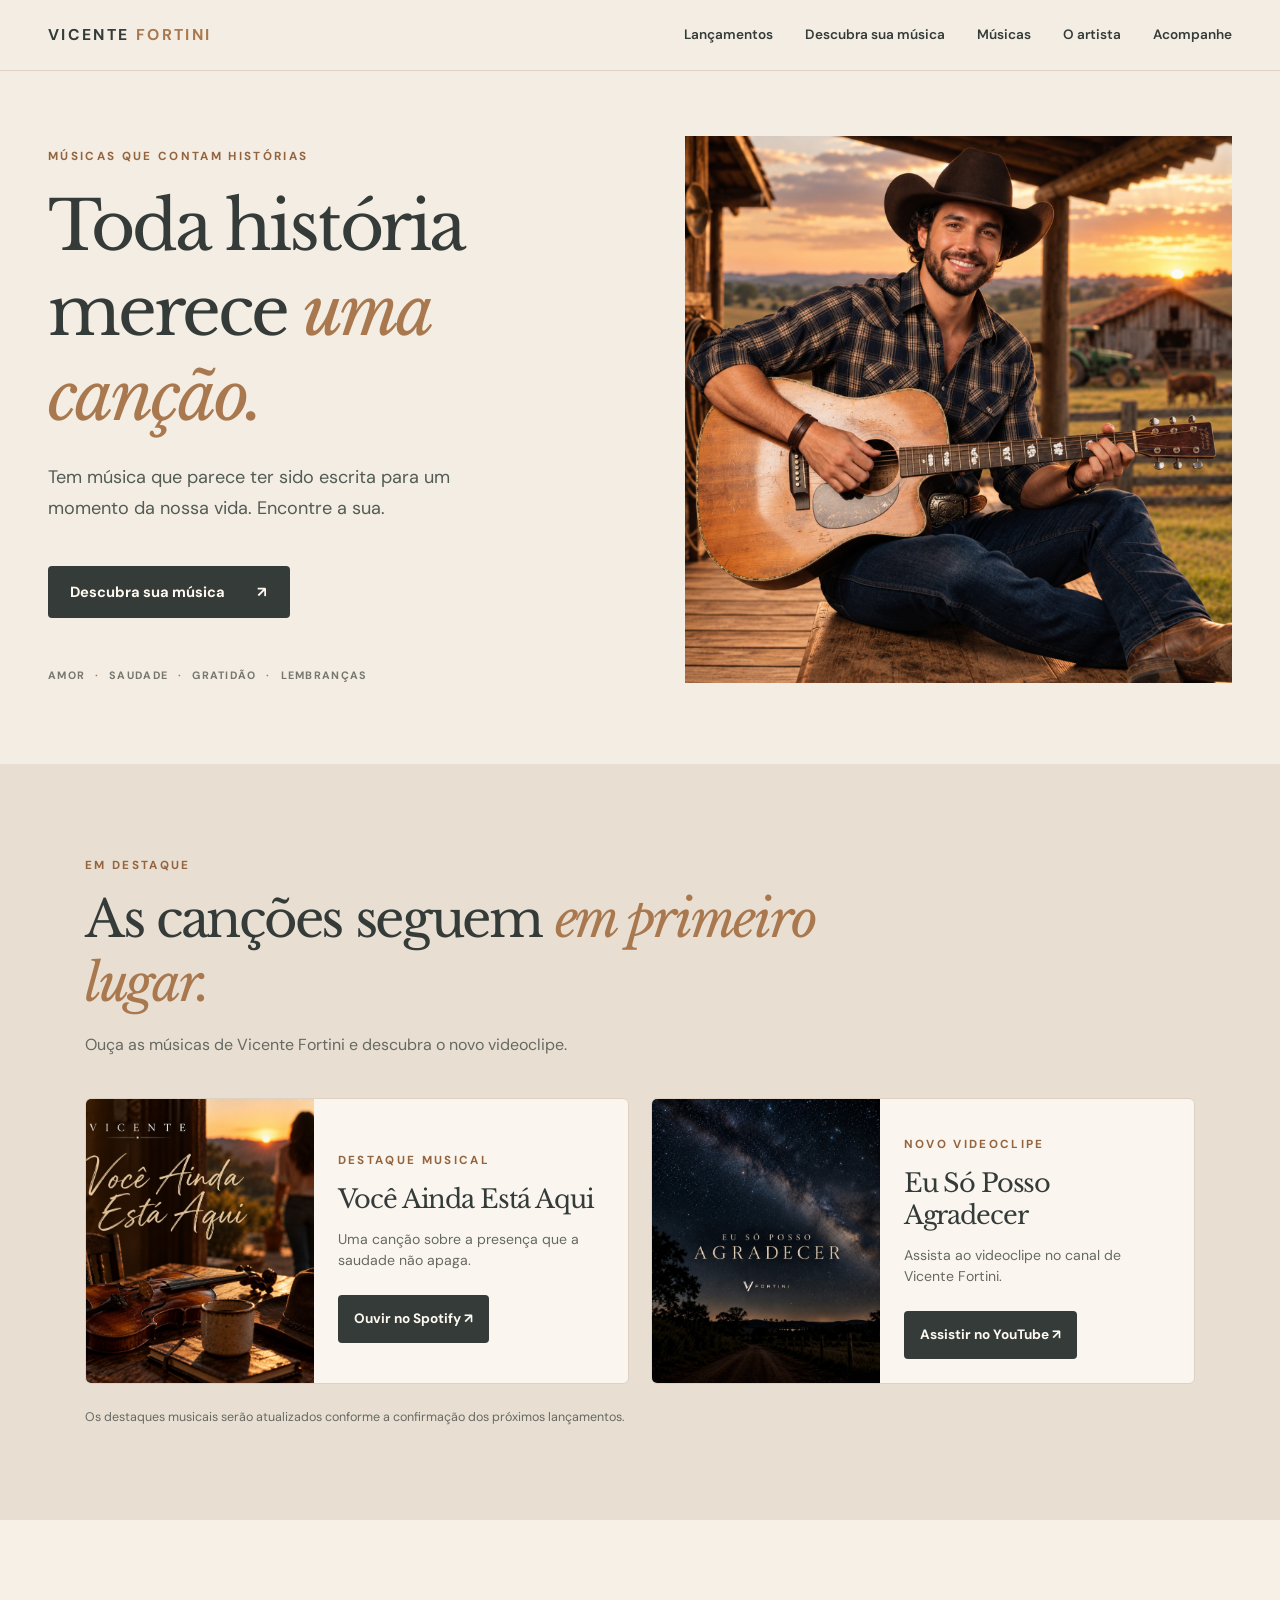
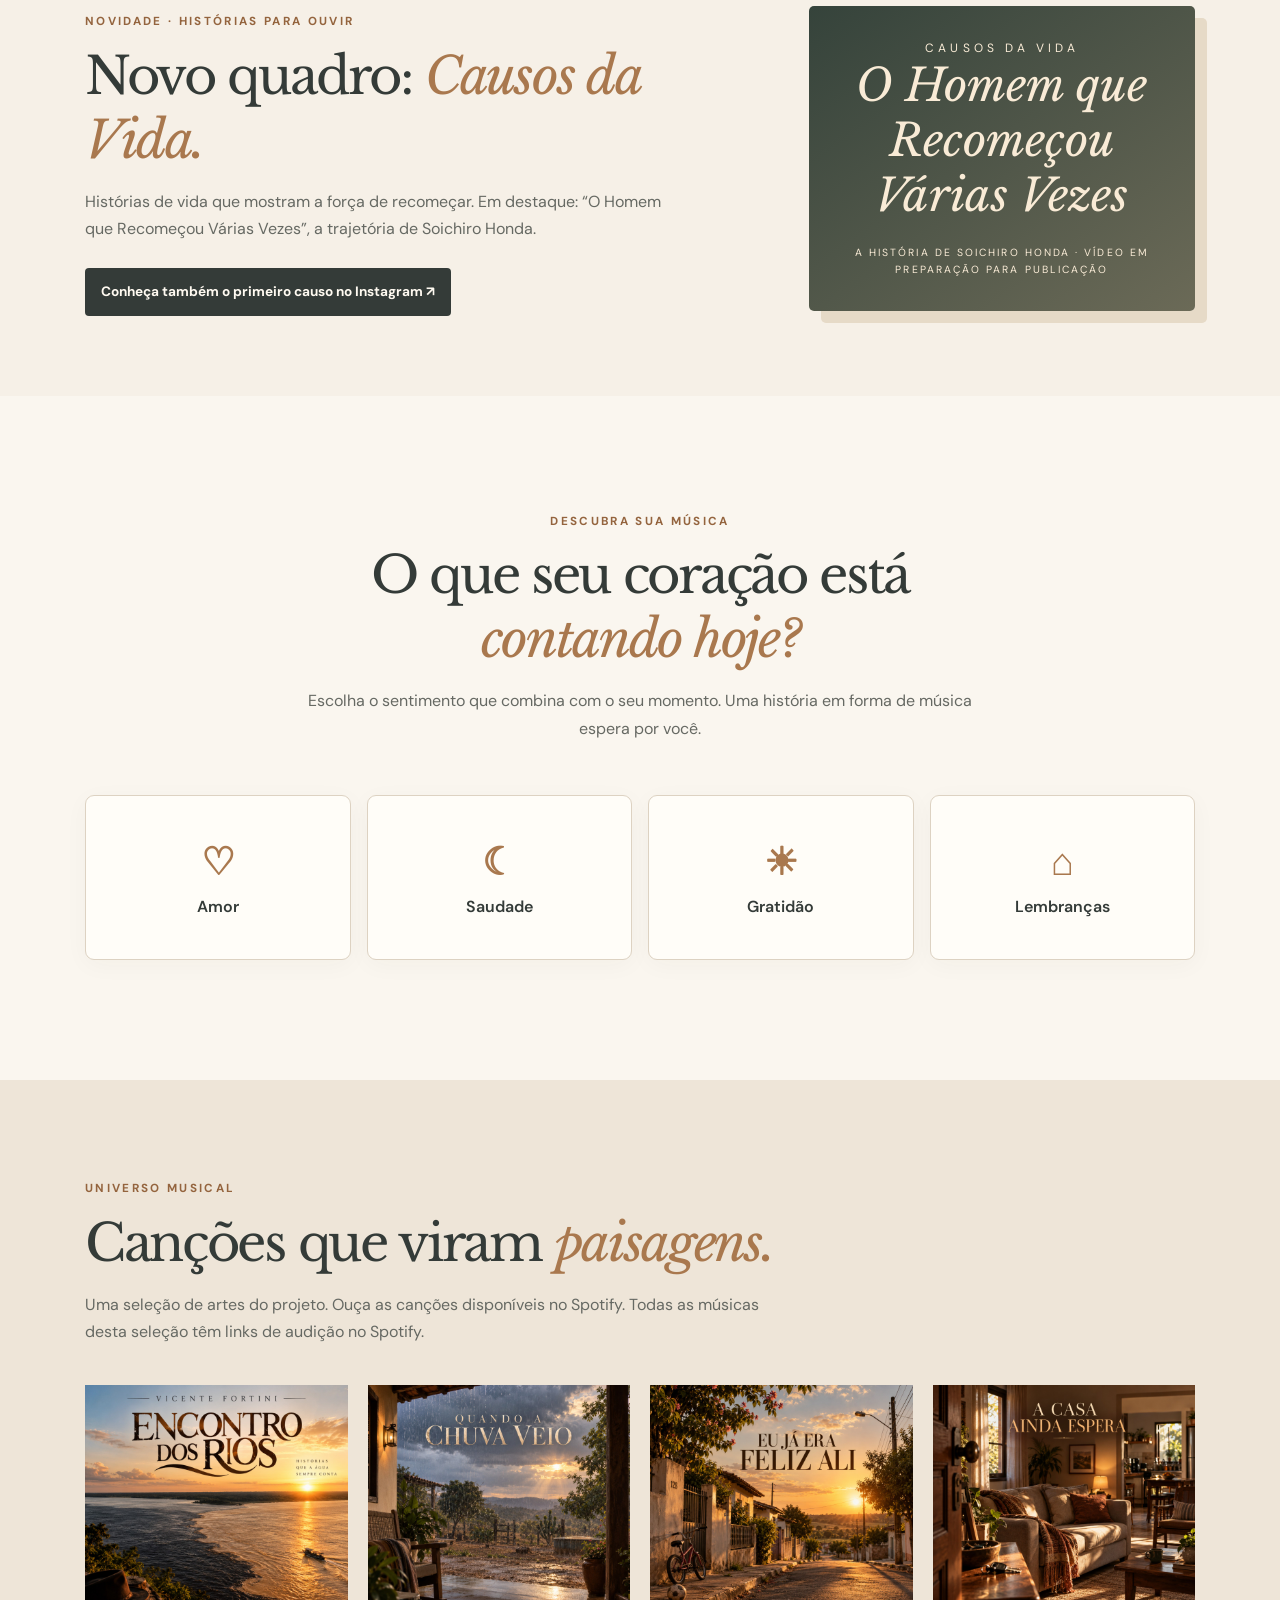
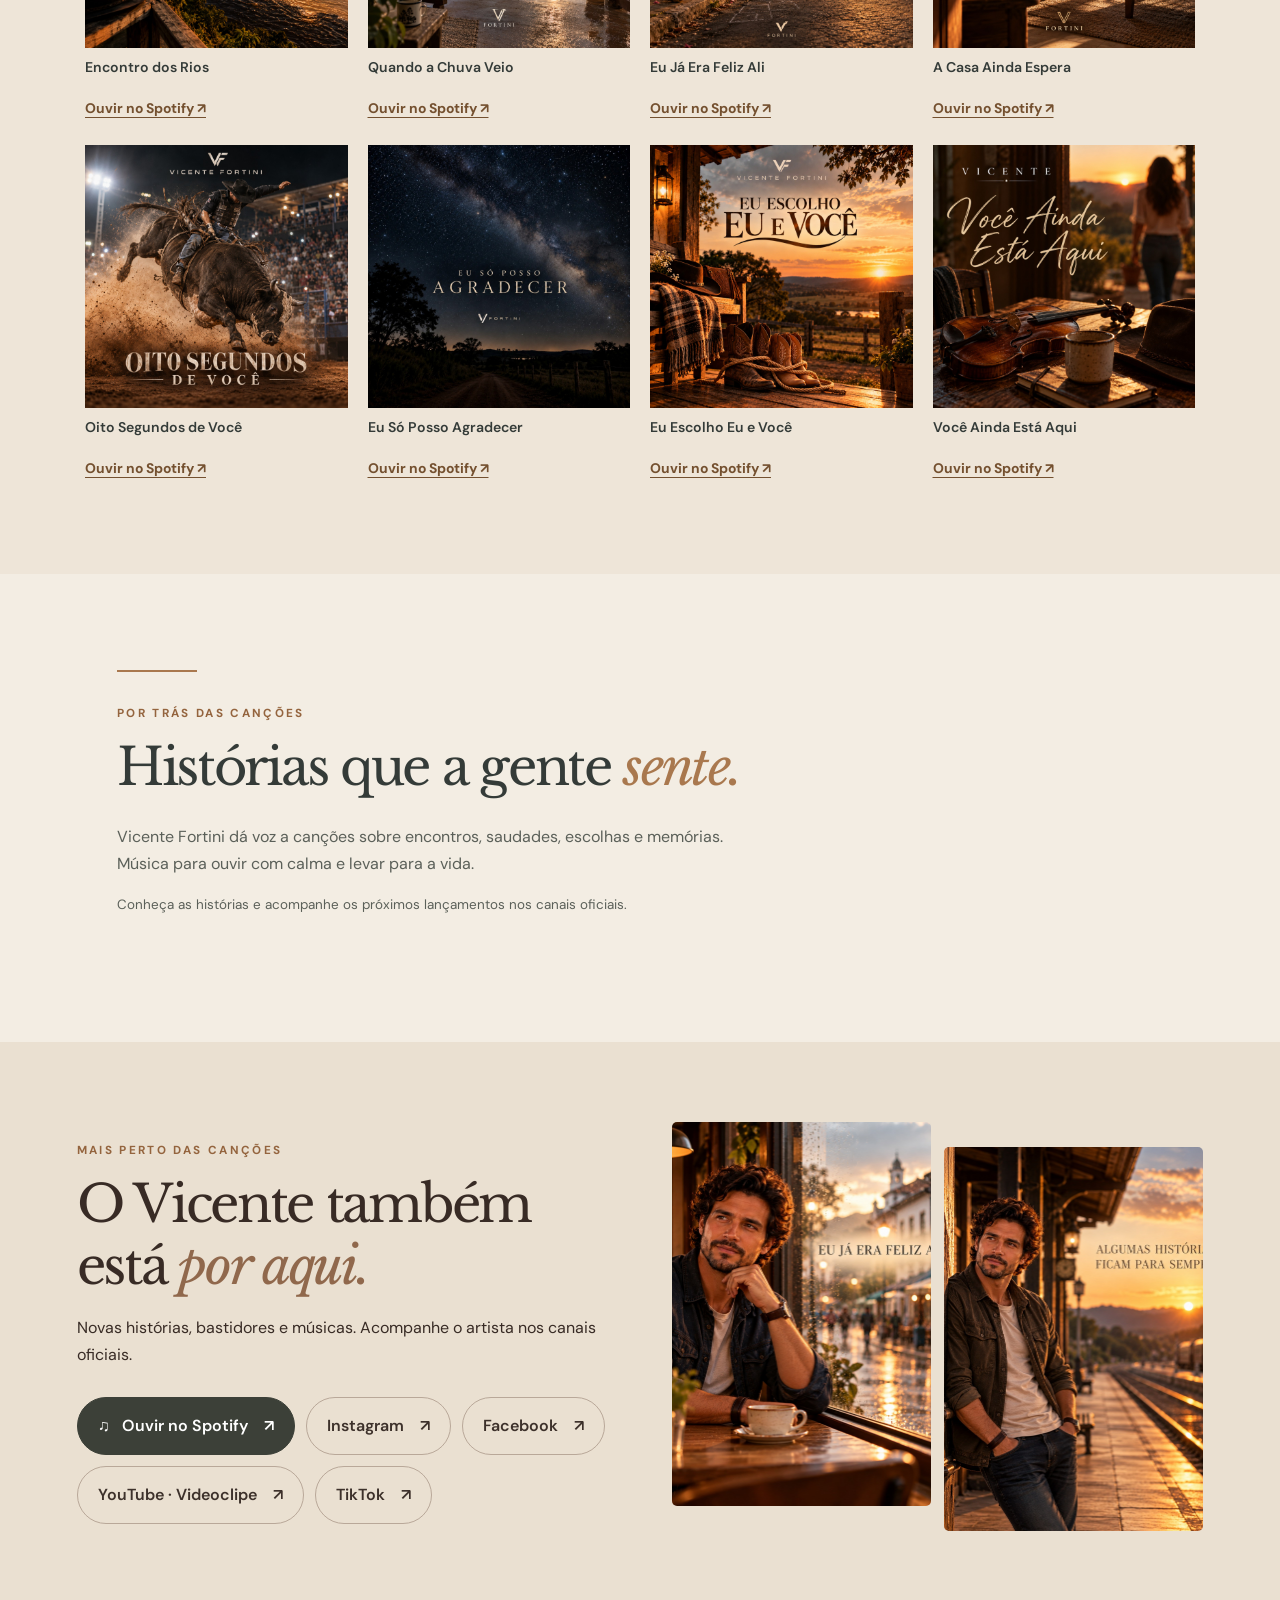
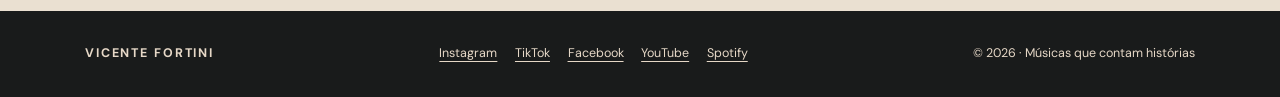
<file: index.html>
<!doctype html>
<html lang="pt-BR"><head><meta charset="utf-8"><meta name="viewport" content="width=device-width,initial-scale=1"><meta name="theme-color" content="#f3ede3"><meta name="description" content="Conheça Vicente Fortini. Descubra uma canção para o seu momento."><title>Vicente Fortini | Toda história merece uma canção</title><link rel="preconnect" href="https://fonts.googleapis.com"><link rel="preconnect" href="https://fonts.gstatic.com" crossorigin><link href="https://fonts.googleapis.com/css2?family=DM+Sans:wght@400;500;600;700&family=Libre+Baskerville:wght@400;700&display=swap" rel="stylesheet"><link rel="stylesheet" href="style.css"></head>
<body><header class="top"><a class="brand" href="#inicio">VICENTE <span>FORTINI</span></a><nav aria-label="Navegação principal"><a href="#lancamentos">Lançamentos</a><a href="#descobrir">Descubra sua música</a><a href="#musicas">Músicas</a><a href="#sobre">O artista</a><a href="#acompanhe">Acompanhe</a></nav></header>
<main id="inicio"><section class="hero"><div class="hero-content"><p class="eyebrow">MÚSICAS QUE CONTAM HISTÓRIAS</p><h1>Toda história merece <em>uma canção.</em></h1><p>Tem música que parece ter sido escrita para um momento da nossa vida. Encontre a sua.</p><a class="primary" href="#descobrir">Descubra sua música <span aria-hidden="true">↗</span></a><div class="hero-detail">AMOR <span>·</span> SAUDADE <span>·</span> GRATIDÃO <span>·</span> LEMBRANÇAS</div></div><figure class="portrait"><img src="assets/vicente-varanda.png" alt="Vicente Fortini com violão na varanda ao pôr do sol" fetchpriority="high"></figure></section>
<section id="lancamentos" class="vf-highlights" aria-labelledby="latest-heading"><div class="vf-highlights-head"><p class="eyebrow">EM DESTAQUE</p><h2 id="latest-heading">As canções seguem <em>em primeiro lugar.</em></h2><p>Ouça as músicas de Vicente Fortini e descubra o novo videoclipe.</p></div><div class="vf-feature-grid"><article class="vf-feature vf-feature-song"><img src="assets/voce-ainda-esta-aqui.jpg" alt="Capa oficial de Você Ainda Está Aqui" loading="lazy"><div><p class="eyebrow">DESTAQUE MUSICAL</p><h3>Você Ainda Está Aqui</h3><p>Uma canção sobre a presença que a saudade não apaga.</p><a class="vf-action" href="https://open.spotify.com/album/1PEyy3UWidIQS2D9TPVMkr" target="_blank" rel="noopener noreferrer">Ouvir no Spotify ↗</a></div></article><article class="vf-feature vf-feature-video"><img src="assets/eu-so-posso-agradecer.png" alt="Capa oficial de Eu Só Posso Agradecer" loading="lazy"><div><p class="eyebrow">NOVO VIDEOCLIPE</p><h3>Eu Só Posso Agradecer</h3><p>Assista ao videoclipe no canal de Vicente Fortini.</p><a class="vf-action" href="https://youtu.be/VZEPMyNa-7w" target="_blank" rel="noopener noreferrer">Assistir no YouTube ↗</a></div></article></div><p class="vf-editorial-note">Os destaques musicais serão atualizados conforme a confirmação dos próximos lançamentos.</p></section>
<section id="causos" class="vf-causos" aria-labelledby="causos-heading"><div class="vf-causos-copy"><p class="eyebrow">NOVIDADE · HISTÓRIAS PARA OUVIR</p><h2 id="causos-heading">Novo quadro: <em>Causos da Vida.</em></h2><p>Histórias de vida que mostram a força de recomeçar. Em destaque: “O Homem que Recomeçou Várias Vezes”, a trajetória de Soichiro Honda.</p><a class="vf-action" href="https://www.instagram.com/reel/DfNyB7kRhwr/" target="_blank" rel="noopener noreferrer">Conheça também o primeiro causo no Instagram ↗</a></div><div class="vf-causos-art" aria-hidden="true"><span>CAUSOS DA VIDA</span><strong>O Homem que Recomeçou Várias Vezes</strong><small>A HISTÓRIA DE SOICHIRO HONDA · VÍDEO EM PREPARAÇÃO PARA PUBLICAÇÃO</small></div></section><section id="descobrir" class="discover"><div class="section-intro"><p class="eyebrow">DESCUBRA SUA MÚSICA</p><h2>O que seu coração está <em>contando hoje?</em></h2><p>Escolha o sentimento que combina com o seu momento. Uma história em forma de música espera por você.</p></div><div id="choices" class="choices" role="group" aria-label="Escolha um sentimento"></div><section id="result" class="result" aria-live="polite" hidden><div class="cover" id="song-cover" role="img" aria-label="Arte da música"><img id="cover-image" class="cover-image" alt="" hidden><span class="cover-brand">VICENTE FORTINI</span><span class="cover-symbol" id="cover-symbol" aria-hidden="true">♫</span><strong class="cover-title" id="cover-title"></strong><span class="cover-footer">MÚSICAS QUE CONTAM HISTÓRIAS</span></div><div class="result-info"><p class="eyebrow">UMA CANÇÃO PARA VOCÊ</p><h3 id="song-title"></h3><p class="artist">Vicente Fortini</p><p id="song-description"></p><div id="platforms" class="platforms"></div><button class="secondary" id="again" type="button">Escolher outro sentimento ↗</button></div></section></section>
<section class="gallery" id="musicas"><div class="gallery-heading"><p class="eyebrow">UNIVERSO MUSICAL</p><h2>Canções que viram <em>paisagens.</em></h2><p>Uma seleção de artes do projeto. Ouça as canções disponíveis no Spotify. Todas as músicas desta seleção têm links de audição no Spotify.</p></div><div class="album-grid"><figure class="album"><img loading="lazy" src="assets/encontro-dos-rios.png" alt="Arte de Encontro dos Rios"><figcaption>Encontro dos Rios</figcaption><a class="album-listen" href="https://open.spotify.com/track/4WNzt74dCyfjspOTk8MMPf" target="_blank" rel="noopener noreferrer" aria-label="Ouvir Encontro dos Rios no Spotify">Ouvir no Spotify ↗</a></figure><figure class="album"><img loading="lazy" src="assets/quando-a-chuva-veio.png" alt="Arte de Quando a Chuva Veio"><figcaption>Quando a Chuva Veio</figcaption><a class="album-listen" href="https://open.spotify.com/track/0Rw6k8TmdExk3X9wXA4kL9" target="_blank" rel="noopener noreferrer" aria-label="Ouvir Quando a Chuva Veio no Spotify">Ouvir no Spotify ↗</a></figure><figure class="album"><img loading="lazy" src="assets/eu-ja-era-feliz-ali.png" alt="Arte de Eu Já Era Feliz Ali"><figcaption>Eu Já Era Feliz Ali</figcaption><a class="album-listen" href="https://open.spotify.com/track/7qTO289lLzlKONx86CRcpb" target="_blank" rel="noopener noreferrer" aria-label="Ouvir Eu Já Era Feliz Ali no Spotify">Ouvir no Spotify ↗</a></figure><figure class="album"><img loading="lazy" src="assets/a-casa-ainda-espera.png" alt="Arte de A Casa Ainda Espera"><figcaption>A Casa Ainda Espera</figcaption><a class="album-listen" href="https://open.spotify.com/track/0GHNiYo3ZxhXA0k1Xdzi0s" target="_blank" rel="noopener noreferrer" aria-label="Ouvir A Casa Ainda Espera no Spotify">Ouvir no Spotify ↗</a></figure><figure class="album"><img loading="lazy" src="assets/oito-segundos-de-voce.png" alt="Arte de Oito Segundos de Você"><figcaption>Oito Segundos de Você</figcaption><a class="album-listen" href="https://open.spotify.com/track/2l9ksrBdQY6umQtpsKRdWi" target="_blank" rel="noopener noreferrer" aria-label="Ouvir Oito Segundos de Você no Spotify">Ouvir no Spotify ↗</a></figure><figure class="album"><img loading="lazy" src="assets/eu-so-posso-agradecer.png" alt="Arte oficial de Eu Só Posso Agradecer"><figcaption>Eu Só Posso Agradecer</figcaption><a class="album-listen" href="https://open.spotify.com/track/6HckewSFwSyvkv4aaJJdDI" target="_blank" rel="noopener noreferrer">Ouvir no Spotify ↗</a></figure><figure class="album"><img loading="lazy" src="assets/eu-escolho-eu-e-voce.png" alt="Arte oficial de Eu Escolho Eu e Você"><figcaption>Eu Escolho Eu e Você</figcaption><a class="album-listen" href="https://open.spotify.com/track/3Ws6HcMQwMMIK6mI3VmP8f" target="_blank" rel="noopener noreferrer">Ouvir no Spotify ↗</a></figure><figure class="album"><img loading="lazy" src="assets/voce-ainda-esta-aqui.jpg" alt="Arte oficial de Você Ainda Está Aqui"><figcaption>Você Ainda Está Aqui</figcaption><a class="album-listen" href="https://open.spotify.com/album/1PEyy3UWidIQS2D9TPVMkr" target="_blank" rel="noopener noreferrer">Ouvir no Spotify ↗</a></figure></div></section><section id="sobre" class="about"><div class="about-line"></div><p class="eyebrow">POR TRÁS DAS CANÇÕES</p><h2>Histórias que a gente <em>sente.</em></h2><p>Vicente Fortini dá voz a canções sobre encontros, saudades, escolhas e memórias. Música para ouvir com calma e levar para a vida.</p><p class="small">Conheça as histórias e acompanhe os próximos lançamentos nos canais oficiais.</p></section><section id="acompanhe" class="follow"><div class="follow-intro"><p class="eyebrow">MAIS PERTO DAS CANÇÕES</p><h2>O Vicente também está <em>por aqui.</em></h2><p>Novas histórias, bastidores e músicas. Acompanhe o artista nos canais oficiais.</p><div class="social-links"><a class="social-link featured" href="https://open.spotify.com/artist/6U8F1S6xlXvu2lUOWEYq3s" target="_blank" rel="noopener noreferrer" aria-label="Ouvir Vicente Fortini no Spotify">♫ &nbsp; Ouvir no Spotify <span aria-hidden="true">↗</span></a><a class="social-link" href="https://www.instagram.com/vicentefortini/" target="_blank" rel="noopener noreferrer">Instagram <span aria-hidden="true">↗</span></a><a class="social-link" href="https://www.facebook.com/share/14wc5f18XCr/" target="_blank" rel="noopener noreferrer">Facebook <span aria-hidden="true">↗</span></a><a class="social-link" href="https://youtu.be/VZEPMyNa-7w" target="_blank" rel="noopener noreferrer">YouTube · Videoclipe <span aria-hidden="true">↗</span></a><a class="social-link" href="https://www.tiktok.com/@vicentefortini" target="_blank" rel="noopener noreferrer">TikTok <span aria-hidden="true">↗</span></a></div></div><div class="follow-photos"><img loading="lazy" src="assets/vicente-cafe.png" alt="Vicente Fortini em uma cafeteria iluminada pelo pôr do sol"><img loading="lazy" src="assets/vicente-estacao.png" alt="Vicente Fortini em uma estação ao entardecer"></div></section></main><footer><span>VICENTE FORTINI</span><div class="footer-social"><a href="https://www.instagram.com/vicentefortini/" target="_blank" rel="noopener noreferrer">Instagram</a><a href="https://www.tiktok.com/@vicentefortini" target="_blank" rel="noopener noreferrer">TikTok</a><a href="https://www.facebook.com/share/14wc5f18XCr/" target="_blank" rel="noopener noreferrer">Facebook</a><a href="https://youtu.be/VZEPMyNa-7w" target="_blank" rel="noopener noreferrer">YouTube</a><a href="https://open.spotify.com/artist/6U8F1S6xlXvu2lUOWEYq3s" target="_blank" rel="noopener noreferrer">Spotify</a></div><span>© <span id="year"></span> · Músicas que contam histórias</span></footer><script src="songs.js"></script><script src="app.js"></script></body></html>
</file>
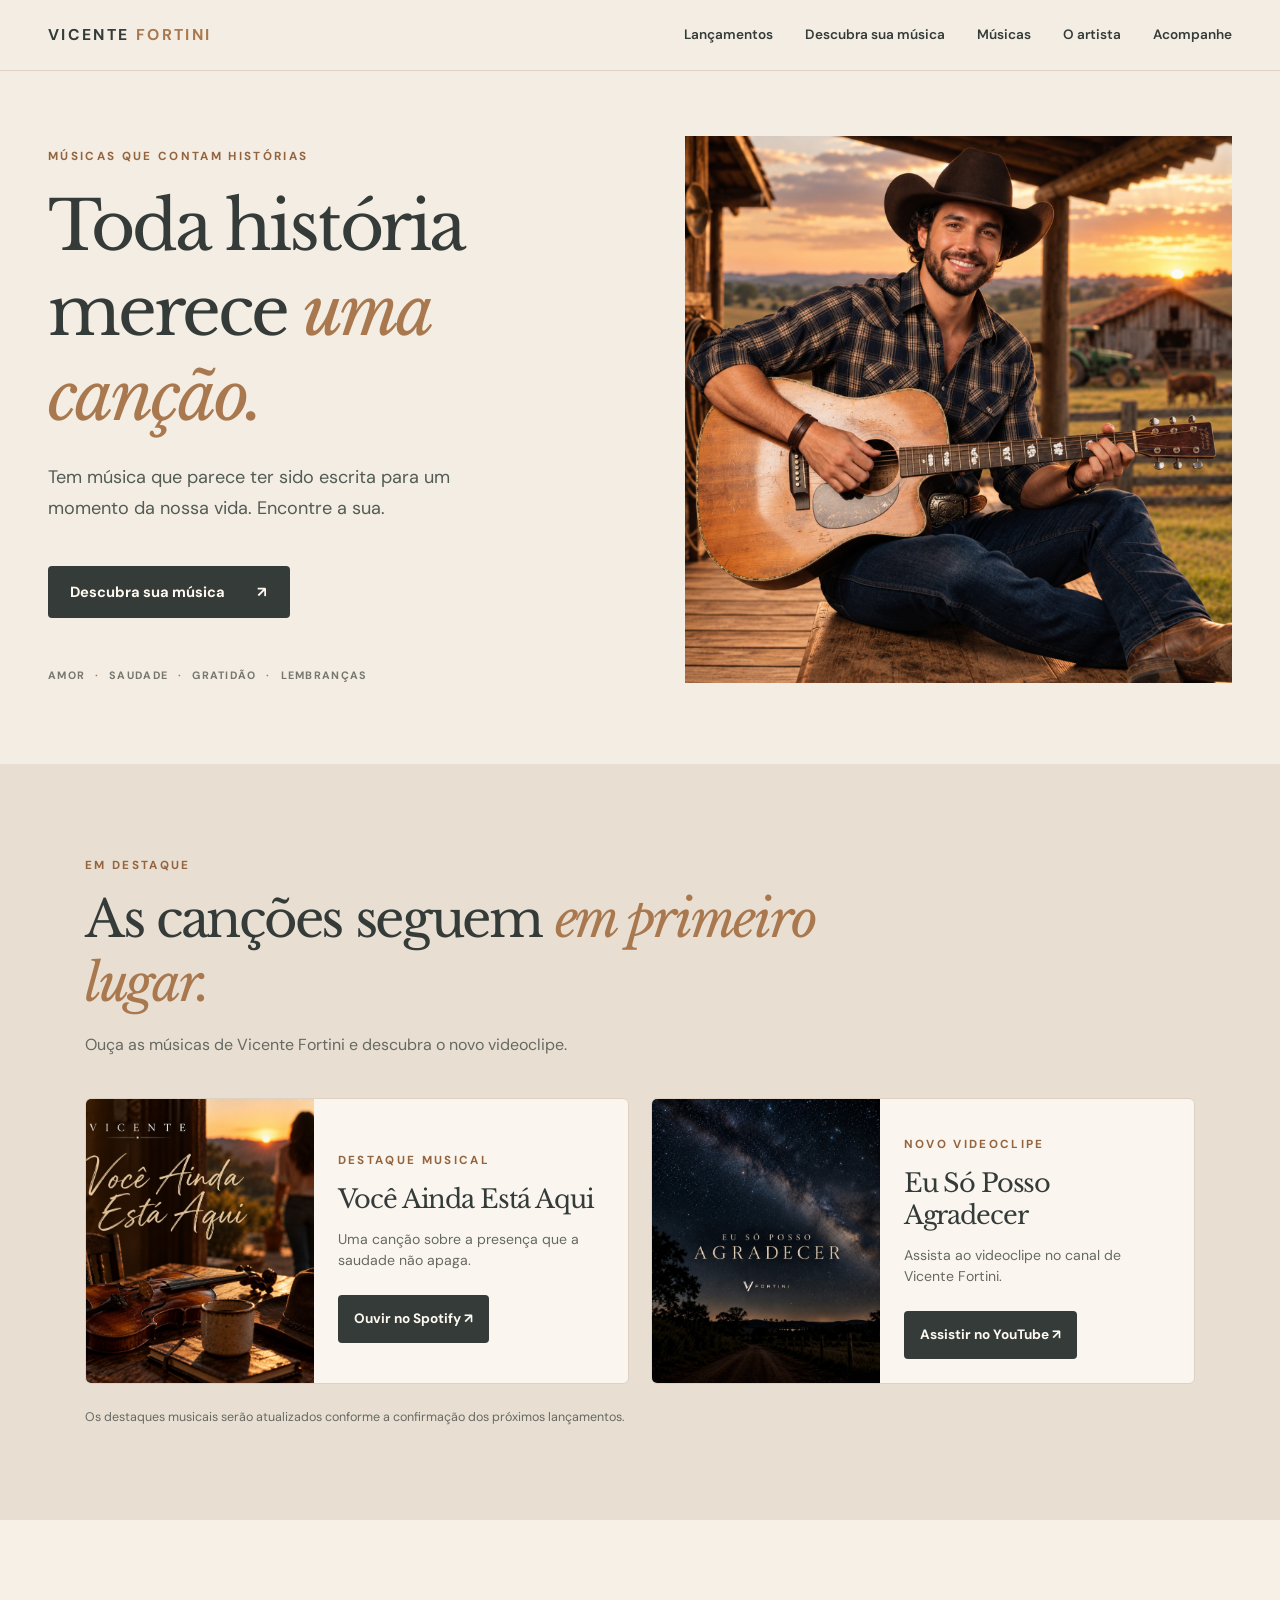
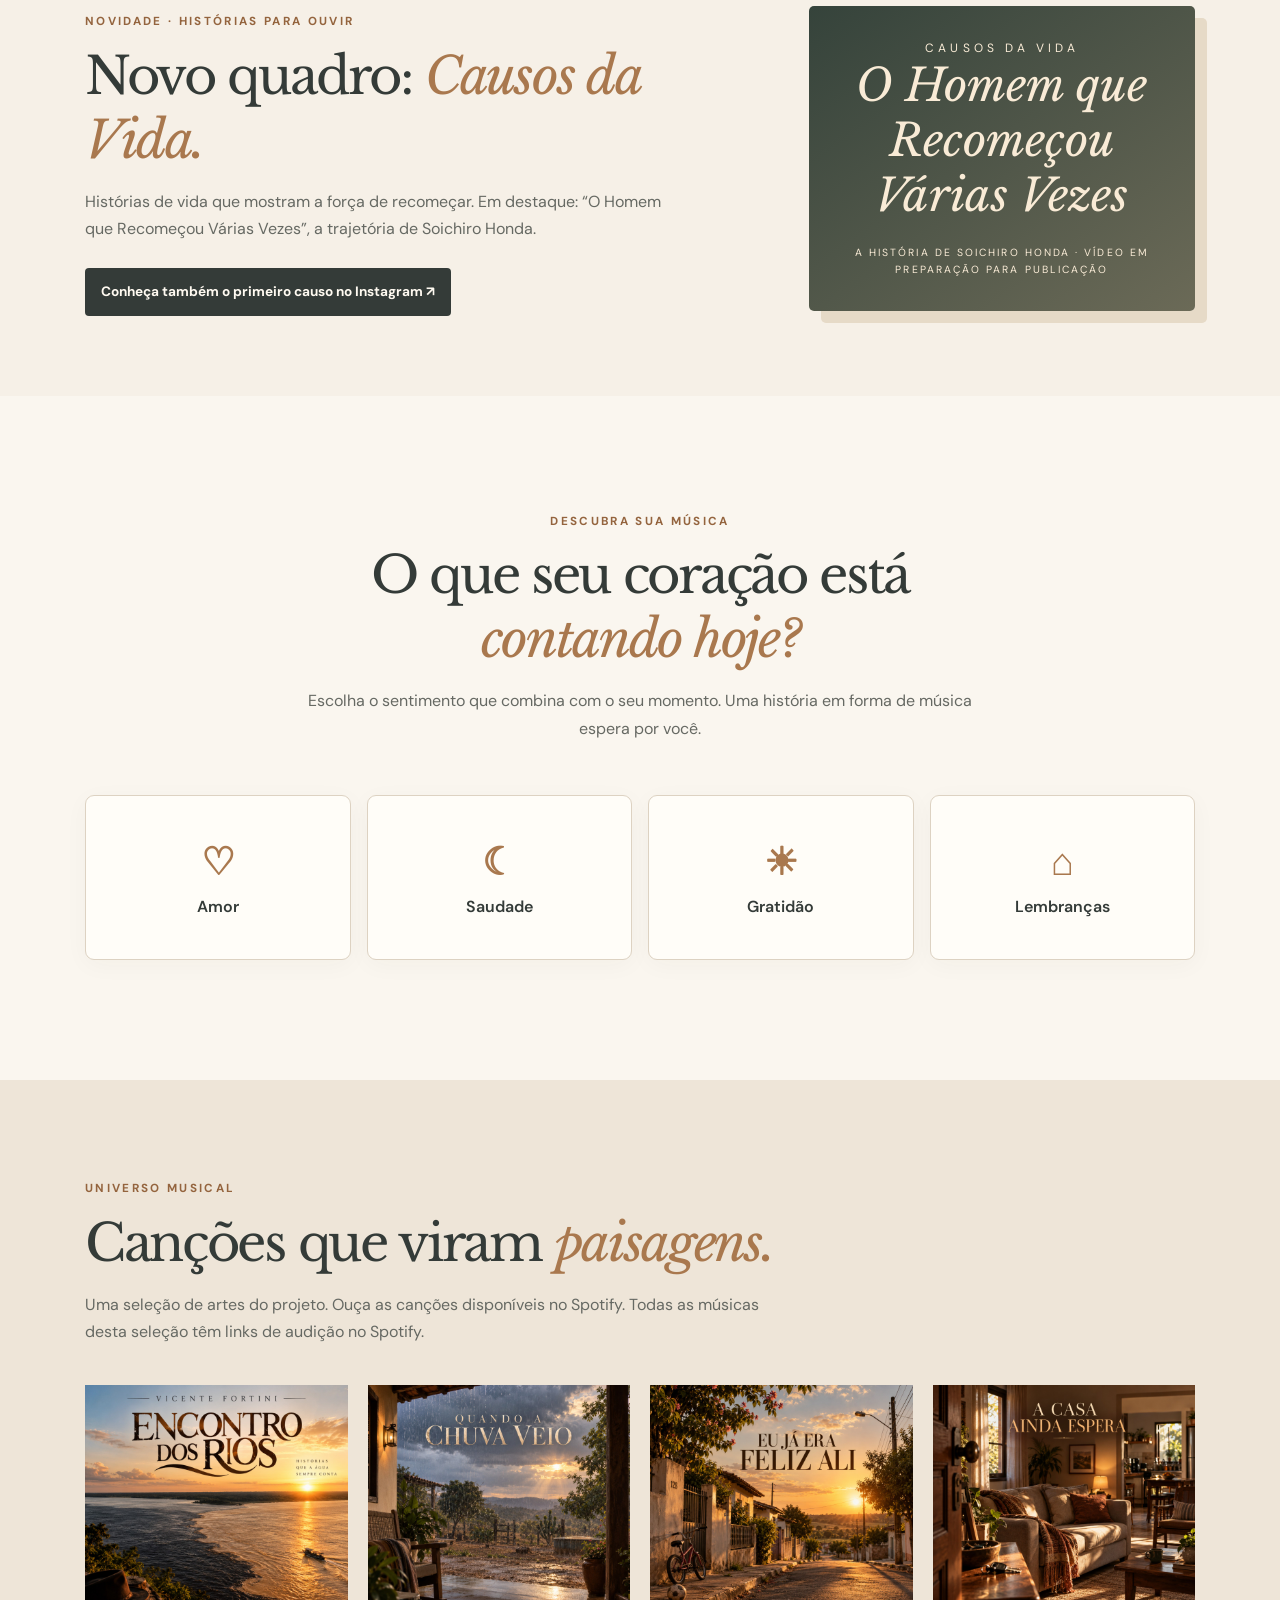
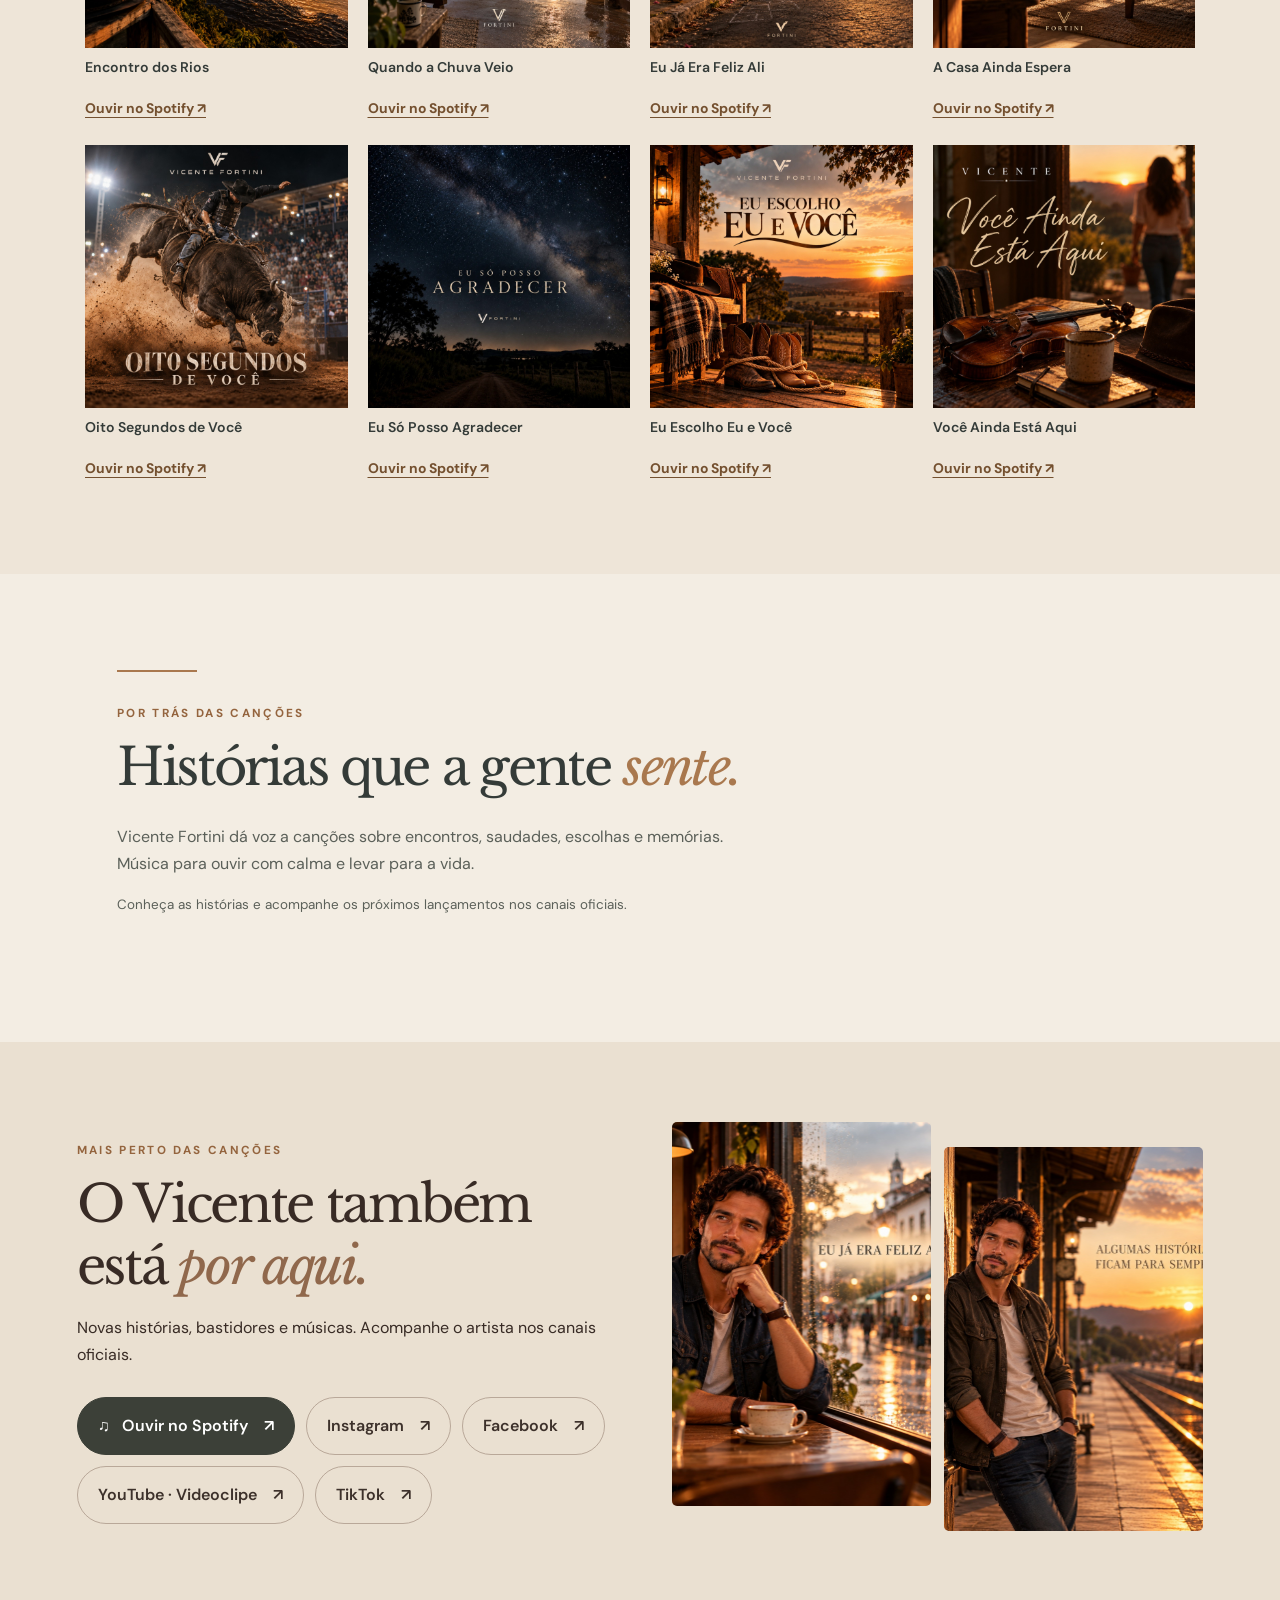
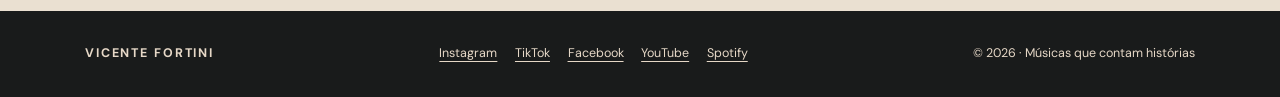
<file: previa-v1-8/index.html>
<!doctype html>
<html lang="pt-BR"><head><meta charset="utf-8"><meta name="viewport" content="width=device-width,initial-scale=1"><meta name="theme-color" content="#f3ede3"><meta name="description" content="Conheça Vicente Fortini. Descubra uma canção para o seu momento."><title>Vicente Fortini | Toda história merece uma canção</title><link rel="preconnect" href="https://fonts.googleapis.com"><link rel="preconnect" href="https://fonts.gstatic.com" crossorigin><link href="https://fonts.googleapis.com/css2?family=DM+Sans:wght@400;500;600;700&family=Libre+Baskerville:wght@400;700&display=swap" rel="stylesheet"><style>:root{color-scheme:light;--ivory:#f3ede3;--paper:#faf6ef;--sand:#d7c6af;--copper:#a9784e;--ink:#343b38;--night:#191b1b;--muted:#666963;--line:#ddd2c2}*{box-sizing:border-box}html{scroll-behavior:smooth}body{margin:0;background:var(--ivory);color:var(--ink);font:16px/1.7 'DM Sans',Arial,sans-serif}a{color:inherit}button,a{ -webkit-tap-highlight-color:transparent}button:focus-visible,a:focus-visible{outline:3px solid #a9784e;outline-offset:4px}h1,h2,h3{font-family:'Libre Baskerville',Georgia,serif;letter-spacing:-.045em;font-weight:400;line-height:1.25}h1 em,h2 em{font-style:italic;color:var(--copper)}.top{display:flex;align-items:center;justify-content:space-between;gap:1.5rem;max-width:1320px;margin:auto;padding:1.35rem 3rem;border-bottom:1px solid var(--line)}.brand{text-decoration:none;font-weight:700;font-size:.98rem;letter-spacing:.15em;white-space:nowrap}.brand span{color:var(--copper)}.top nav{display:flex;gap:2rem}.top nav a{text-decoration:none;font-size:.85rem;font-weight:600}.top nav a:hover{color:var(--copper)}.hero{max-width:1320px;margin:auto;min-height:650px;display:grid;grid-template-columns:1fr 0.92fr;gap:4.5%;padding:4rem 3rem 5rem;align-items:center}.eyebrow{font-size:.73rem;letter-spacing:.2em;color:#94643e;font-weight:700}.hero h1{font-size:clamp(3rem,5.3vw,5.7rem);max-width:700px;margin:1.1rem 0 1.5rem}.hero-content>p:not(.eyebrow){max-width:470px;font-size:1.13rem;color:#535b55}.primary,.platform{display:inline-flex;align-items:center;gap:2rem;background:var(--ink);color:#fffaf1;border:0;border-radius:4px;padding:1rem 1.4rem;text-decoration:none;font:700 .92rem 'DM Sans',sans-serif;margin-top:1.5rem;transition:transform .2s,background .2s}.primary:hover,.platform:hover{background:#4d5a51;transform:translateY(-2px)}.hero-detail{font-size:.67rem;letter-spacing:.12em;color:#77766f;margin-top:3rem;font-weight:700}.hero-detail span{color:var(--copper);padding:0 .35rem}.portrait{min-height:525px;border-radius:140px 140px 7px 7px;background:radial-gradient(ellipse at 60% 35%,#cbb395 0,#8d7861 48%,#343b38 100%);display:grid;place-items:center;position:relative;overflow:hidden;box-shadow:18px 20px 0 #e2d7c7}.portrait:after{content:"";position:absolute;inset:15px;border:1px solid #ffffff50;border-radius:128px 128px 3px 3px;pointer-events:none}.portrait-note{color:#fff8ec;text-align:center;display:grid;gap:.6rem;padding:2rem;background:#25272288;border-radius:4px;max-width:250px}.portrait-note strong{font-size:.78rem;letter-spacing:.15em}.portrait-note span:last-child{font-size:.72rem}.photo-mark{font-size:2.5rem}.discover{background:var(--paper);padding:6.5rem max(1.5rem,calc((100% - 1110px)/2));scroll-margin-top:2rem}.section-intro{text-align:center;max-width:680px;margin:auto}.section-intro h2{font-size:clamp(2.3rem,4vw,4rem);margin:.6rem 0 1rem}.section-intro>p:last-child{color:var(--muted)}.choices{display:grid;grid-template-columns:repeat(4,minmax(0,1fr));gap:1rem;margin:3.3rem 0 1rem}.choice{background:#fffdf8;border:1px solid var(--line);border-radius:9px;min-height:165px;color:var(--ink);font:600 1rem 'DM Sans',sans-serif;cursor:pointer;display:flex;flex-direction:column;align-items:center;justify-content:center;gap:.6rem;transition:background .2s,border-color .2s,transform .2s;box-shadow:0 5px 25px #44332109}.choice:hover,.choice:focus-visible,.choice.selected{border-color:var(--copper);background:#f5eadc;transform:translateY(-3px)}.symbol{font-size:2.4rem;color:var(--copper)}.result{display:grid;grid-template-columns:minmax(180px,260px) 1fr;gap:2.4rem;text-align:left;background:#f0e5d5;border:1px solid #e0cdb5;padding:2rem;border-radius:10px;margin-top:2rem}.result[hidden]{display:none}.cover{background:linear-gradient(145deg,#baa286,#6d7166);aspect-ratio:1;display:flex;flex-direction:column;justify-content:center;align-items:center;text-align:center;color:#fff8ef;font-size:.76rem;letter-spacing:.12em;border-radius:5px;padding:1rem}.cover small{letter-spacing:0}.result h3{font-size:clamp(1.8rem,3vw,2.7rem);margin:.35rem 0}.artist{color:#895d3c;font-weight:700}.result-info>p:not(.eyebrow){color:#555b55}.platforms{display:flex;flex-wrap:wrap;gap:.5rem}.platform{margin:0;padding:.7rem 1rem;font-size:.85rem}.availability{font-size:.88rem;color:#6a6257}.secondary{border:1px solid #98826a;border-radius:4px;background:transparent;color:var(--ink);padding:.8rem 1rem;cursor:pointer;margin-top:1.1rem;font:600 .9rem 'DM Sans',sans-serif}.secondary:hover{background:#e9d9c4}.about{max-width:1110px;margin:auto;padding:6rem 2rem 7rem}.about-line{width:80px;height:2px;background:var(--copper);margin-bottom:2rem}.about h2{font-size:clamp(2.3rem,4vw,4rem);max-width:720px;margin:.5rem 0 1.5rem}.about>p:not(.eyebrow){max-width:660px;color:#5b6059}.small{font-size:.84rem}footer{background:var(--night);color:#e6d8c7;padding:2rem max(2rem,calc((100% - 1110px)/2));display:flex;justify-content:space-between;gap:1rem;font-size:.78rem}footer>span:first-child{font-weight:700;letter-spacing:.15em}@media(max-width:800px){.top{padding:1.2rem}.top nav{gap:1rem}.top nav a{font-size:.75rem}.hero{grid-template-columns:1fr;padding:3rem 1.4rem 4rem;gap:3rem;min-height:0}.hero h1{font-size:clamp(2.7rem,10vw,4.4rem)}.portrait{min-height:360px;max-width:560px;width:100%;margin:auto;grid-row:1;border-radius:110px 110px 6px 6px;box-shadow:10px 12px 0 #e2d7c7}.discover{padding:4.5rem 1.2rem}.choices{grid-template-columns:repeat(2,minmax(0,1fr));gap:.75rem;margin-top:2rem}.choice{min-height:135px}.result{grid-template-columns:1fr;padding:1.2rem;gap:1.2rem}.cover{max-width:230px;width:100%;margin:auto}.about{padding:4rem 1.5rem}footer{padding:2rem 1.5rem;flex-direction:column}}@media(max-width:390px){.brand{font-size:.77rem}.top nav a{font-size:.68rem}.top nav{gap:.6rem}.hero-detail{line-height:2}}@media(prefers-reduced-motion:reduce){html{scroll-behavior:auto}*,*:before,*:after{transition:none!important}}

/* V1.2: hero sem moldura; imagem oficial intocada */
.hero{gap:3.5%;align-items:center}.portrait{min-height:0;margin:0;border-radius:0;background:none;box-shadow:none;display:block;overflow:hidden;position:relative}.portrait:after{display:none}.portrait img{display:block;width:100%;height:auto;aspect-ratio:1/1;object-fit:cover;object-position:center;border-radius:0}.gallery{padding:5.5rem max(1.5rem,calc((100% - 1110px)/2));background:#eee5d8}.gallery-heading{max-width:710px}.gallery h2{font-size:clamp(2.2rem,4vw,3.8rem);margin:.6rem 0}.gallery h2 em{color:var(--copper)}.gallery-heading>p:last-child{color:var(--muted)}.album-grid{display:grid;grid-template-columns:repeat(4,minmax(0,1fr));gap:1.25rem;margin-top:2.5rem}.album{margin:0;min-width:0}.album img{width:100%;aspect-ratio:1;object-fit:cover;display:block}.album figcaption{font-weight:600;font-size:.88rem;line-height:1.4;padding:.65rem 0}.top nav{flex-wrap:wrap;justify-content:flex-end}@media(max-width:800px){.hero{padding:0 0 3.5rem;gap:0}.portrait{grid-row:1;width:100%;max-width:none;margin:0;border-radius:0;box-shadow:none}.portrait img{aspect-ratio:1/1;object-fit:cover;object-position:center}.hero-content{padding:2rem 1.4rem 0}.album-grid{grid-template-columns:repeat(2,minmax(0,1fr));gap:1rem}.gallery{padding:4rem 1.2rem}}@media(max-width:390px){.top{align-items:flex-start}.top nav{max-width:170px}.top nav a{line-height:1.4}}

/* V1.3: capa editorial provisória no módulo de descoberta. Não é arte oficial. */
.result .cover{background:linear-gradient(155deg,#4b5048 0%,#303b38 58%,#7c5c43 100%);color:#fff5e5;min-height:250px;aspect-ratio:1;display:flex;flex-direction:column;justify-content:space-between;align-items:center;gap:.5rem;padding:1.2rem;text-align:center;letter-spacing:normal;box-shadow:0 12px 25px #382d2418}
.cover-brand,.cover-footer{font-family:'DM Sans',Arial,sans-serif;font-size:.57rem;letter-spacing:.18em;font-weight:700}
.cover-symbol{font-family:Georgia,serif;font-size:2.5rem;color:#e4c8a4;line-height:1}
.cover-title{font-family:'Libre Baskerville',Georgia,serif;font-size:clamp(1.15rem,2.4vw,1.55rem);font-weight:400;line-height:1.35;letter-spacing:-.02em;overflow-wrap:anywhere}
@media(max-width:800px){.result .cover{min-height:230px}}

.result .cover.has-image{padding:0;background:transparent;overflow:hidden;min-height:0;box-shadow:none}.result .cover.has-image .cover-brand,.result .cover.has-image .cover-symbol,.result .cover.has-image .cover-title,.result .cover.has-image .cover-footer{display:none}.result .cover-image{width:100%;height:100%;aspect-ratio:1;object-fit:cover;display:block}.result .cover-image[hidden]{display:none}

/* V1.5 — canais oficiais e imagens canônicas adicionais */
.follow{padding:5rem clamp(1.3rem,6vw,7rem);display:grid;grid-template-columns:1fr 1fr;gap:clamp(2rem,5vw,5rem);align-items:center;background:#eae0d1;color:#382b25}.follow h2{font-family:'Libre Baskerville',Georgia,serif;font-weight:400;font-size:clamp(2rem,4vw,3.5rem);line-height:1.22;margin:.7rem 0 1rem}.follow h2 em{color:#90684c}.follow-intro>p:not(.eyebrow){line-height:1.7;max-width:37rem}.social-links{display:flex;flex-wrap:wrap;gap:.7rem;margin-top:1.8rem}.social-link{display:inline-flex;align-items:center;justify-content:space-between;gap:1rem;text-decoration:none;color:#3d312b;border:1px solid #b9a899;border-radius:40px;padding:.9rem 1.25rem;font-weight:600;transition:background .2s,color .2s}.social-link:hover,.social-link:focus-visible{background:#3c4038;color:#fff}.social-link.featured{background:#3c4038;color:#fff;border-color:#3c4038}.social-link.featured:hover{background:#56614e}.follow-photos{display:grid;grid-template-columns:1fr 1fr;gap:.8rem}.follow-photos img{width:100%;height:clamp(240px,30vw,420px);object-fit:cover;border-radius:5px}.follow-photos img:nth-child(2){margin-top:1.6rem}.footer-social{display:flex;flex-wrap:wrap;gap:1.1rem}.footer-social a{color:inherit;text-decoration:underline;text-underline-offset:4px}@media(max-width:780px){.follow{grid-template-columns:1fr;padding:3.5rem 1.3rem}.follow-photos img{height:clamp(190px,55vw,340px)}.follow-photos img:nth-child(2){margin-top:1rem}.footer-social{justify-content:center}}

/* Links oficiais individuais das faixas no catálogo */
.album-listen{display:inline-block;margin:0.55rem 0 0.3rem;color:#74502f;font-size:.87rem;font-weight:700;text-underline-offset:4px;}
.album-listen:hover,.album-listen:focus-visible{color:#343b38;text-decoration-thickness:2px;}

/* V1.8 — destaques musicais, videoclipe e Causos da Vida */
.vf-highlights{padding:5rem max(1.5rem,calc((100% - 1110px)/2));background:#e8dfd2;scroll-margin-top:1rem}
.vf-highlights-head{max-width:760px}.vf-highlights h2,.vf-causos h2{font-size:clamp(2.1rem,4vw,3.7rem);margin:.5rem 0 1rem}.vf-highlights h2 em,.vf-causos h2 em{color:var(--copper)}
.vf-highlights-head>p:last-child{color:var(--muted)}.vf-feature-grid{display:grid;grid-template-columns:1fr 1fr;gap:1.4rem;margin-top:2.5rem}.vf-feature{background:var(--paper);border:1px solid var(--line);border-radius:6px;overflow:hidden;display:grid;grid-template-columns:42% 1fr;align-items:center}.vf-feature img{width:100%;height:100%;aspect-ratio:1;object-fit:cover}.vf-feature>div{padding:1.5rem}.vf-feature h3{font-size:clamp(1.25rem,2vw,1.8rem);margin:.35rem 0}.vf-feature p:not(.eyebrow){font-size:.88rem;line-height:1.5;color:var(--muted)}.vf-action{display:inline-block;background:var(--ink);color:#fffaf1;text-decoration:none;border-radius:4px;padding:.8rem 1rem;font-weight:700;font-size:.85rem;margin-top:.6rem}.vf-action:hover{background:#4d5a51}.vf-editorial-note{font-size:.78rem;color:var(--muted);margin-top:1.4rem}
.vf-causos{padding:5rem max(1.5rem,calc((100% - 1110px)/2));display:grid;grid-template-columns:1.4fr .8fr;gap:3rem;align-items:center;background:#f6f0e7}.vf-causos-copy>p:not(.eyebrow){max-width:580px;color:var(--muted)}.vf-causos-art{min-height:250px;background:linear-gradient(145deg,#35433b,#6b6a57);color:#f9ebd6;border-radius:5px;display:flex;flex-direction:column;align-items:center;justify-content:center;text-align:center;padding:2rem;box-shadow:12px 12px 0 #e6dac7}.vf-causos-art span{font-size:.75rem;letter-spacing:.35em}.vf-causos-art strong{font:italic 2.8rem 'Libre Baskerville',Georgia,serif}.vf-causos-art small{font-size:.65rem;letter-spacing:.2em;margin-top:1.3rem}
@media(max-width:950px){.vf-feature-grid{grid-template-columns:1fr}.vf-feature{max-width:650px}.vf-causos{grid-template-columns:1fr}.vf-causos-art{max-width:500px;width:100%}}
@media(max-width:560px){.vf-highlights,.vf-causos{padding:3.5rem 1.2rem}.vf-feature{grid-template-columns:1fr}.vf-feature img{max-height:340px;object-fit:cover}.vf-feature>div{padding:1.25rem}.vf-causos-art{min-height:210px}.top nav{gap:.65rem}}
</style></head>
<body><header class="top"><a class="brand" href="#inicio">VICENTE <span>FORTINI</span></a><nav aria-label="Navegação principal"><a href="#lancamentos">Lançamentos</a><a href="#descobrir">Descubra sua música</a><a href="#musicas">Músicas</a><a href="#sobre">O artista</a><a href="#acompanhe">Acompanhe</a></nav></header>
<main id="inicio"><section class="hero"><div class="hero-content"><p class="eyebrow">MÚSICAS QUE CONTAM HISTÓRIAS</p><h1>Toda história merece <em>uma canção.</em></h1><p>Tem música que parece ter sido escrita para um momento da nossa vida. Encontre a sua.</p><a class="primary" href="#descobrir">Descubra sua música <span aria-hidden="true">↗</span></a><div class="hero-detail">AMOR <span>·</span> SAUDADE <span>·</span> GRATIDÃO <span>·</span> LEMBRANÇAS</div></div><figure class="portrait"><img src="../assets/vicente-varanda.png" alt="Vicente Fortini com violão na varanda ao pôr do sol" fetchpriority="high"></figure></section>
<section id="lancamentos" class="vf-highlights" aria-labelledby="latest-heading"><div class="vf-highlights-head"><p class="eyebrow">EM DESTAQUE</p><h2 id="latest-heading">As canções seguem <em>em primeiro lugar.</em></h2><p>Ouça as músicas de Vicente Fortini e descubra o novo videoclipe.</p></div><div class="vf-feature-grid"><article class="vf-feature vf-feature-song"><img src="../assets/voce-ainda-esta-aqui.jpg" alt="Capa oficial de Você Ainda Está Aqui" loading="lazy"><div><p class="eyebrow">DESTAQUE MUSICAL</p><h3>Você Ainda Está Aqui</h3><p>Uma canção sobre a presença que a saudade não apaga.</p><a class="vf-action" href="https://open.spotify.com/album/1PEyy3UWidIQS2D9TPVMkr" target="_blank" rel="noopener noreferrer">Ouvir no Spotify ↗</a></div></article><article class="vf-feature vf-feature-video"><img src="../assets/eu-so-posso-agradecer.png" alt="Capa oficial de Eu Só Posso Agradecer" loading="lazy"><div><p class="eyebrow">NOVO VIDEOCLIPE</p><h3>Eu Só Posso Agradecer</h3><p>Assista ao videoclipe no canal de Vicente Fortini.</p><a class="vf-action" href="https://youtu.be/VZEPMyNa-7w" target="_blank" rel="noopener noreferrer">Assistir no YouTube ↗</a></div></article></div><p class="vf-editorial-note">Os destaques musicais serão atualizados conforme a confirmação dos próximos lançamentos.</p></section>
<section id="causos" class="vf-causos" aria-labelledby="causos-heading"><div class="vf-causos-copy"><p class="eyebrow">NOVIDADE · HISTÓRIAS PARA OUVIR</p><h2 id="causos-heading">Novo quadro: <em>Causos da Vida.</em></h2><p>Histórias de vida que mostram a força de recomeçar. Em destaque: “O Homem que Recomeçou Várias Vezes”, a trajetória de Soichiro Honda.</p><a class="vf-action" href="https://www.instagram.com/reel/DfNyB7kRhwr/" target="_blank" rel="noopener noreferrer">Conheça também o primeiro causo no Instagram ↗</a></div><div class="vf-causos-art" aria-hidden="true"><span>CAUSOS DA VIDA</span><strong>O Homem que Recomeçou Várias Vezes</strong><small>A HISTÓRIA DE SOICHIRO HONDA · VÍDEO EM PREPARAÇÃO PARA PUBLICAÇÃO</small></div></section><section id="descobrir" class="discover"><div class="section-intro"><p class="eyebrow">DESCUBRA SUA MÚSICA</p><h2>O que seu coração está <em>contando hoje?</em></h2><p>Escolha o sentimento que combina com o seu momento. Uma história em forma de música espera por você.</p></div><div id="choices" class="choices" role="group" aria-label="Escolha um sentimento"></div><section id="result" class="result" aria-live="polite" hidden><div class="cover" id="song-cover" role="img" aria-label="Arte da música"><img id="cover-image" class="cover-image" alt="" hidden><span class="cover-brand">VICENTE FORTINI</span><span class="cover-symbol" id="cover-symbol" aria-hidden="true">♫</span><strong class="cover-title" id="cover-title"></strong><span class="cover-footer">MÚSICAS QUE CONTAM HISTÓRIAS</span></div><div class="result-info"><p class="eyebrow">UMA CANÇÃO PARA VOCÊ</p><h3 id="song-title"></h3><p class="artist">Vicente Fortini</p><p id="song-description"></p><div id="platforms" class="platforms"></div><button class="secondary" id="again" type="button">Escolher outro sentimento ↗</button></div></section></section>
<section class="gallery" id="musicas"><div class="gallery-heading"><p class="eyebrow">UNIVERSO MUSICAL</p><h2>Canções que viram <em>paisagens.</em></h2><p>Uma seleção de artes do projeto. Ouça as canções disponíveis no Spotify. Todas as músicas desta seleção têm links de audição no Spotify.</p></div><div class="album-grid"><figure class="album"><img loading="lazy" src="../assets/encontro-dos-rios.png" alt="Arte de Encontro dos Rios"><figcaption>Encontro dos Rios</figcaption><a class="album-listen" href="https://open.spotify.com/track/4WNzt74dCyfjspOTk8MMPf" target="_blank" rel="noopener noreferrer" aria-label="Ouvir Encontro dos Rios no Spotify">Ouvir no Spotify ↗</a></figure><figure class="album"><img loading="lazy" src="../assets/quando-a-chuva-veio.png" alt="Arte de Quando a Chuva Veio"><figcaption>Quando a Chuva Veio</figcaption><a class="album-listen" href="https://open.spotify.com/track/0Rw6k8TmdExk3X9wXA4kL9" target="_blank" rel="noopener noreferrer" aria-label="Ouvir Quando a Chuva Veio no Spotify">Ouvir no Spotify ↗</a></figure><figure class="album"><img loading="lazy" src="../assets/eu-ja-era-feliz-ali.png" alt="Arte de Eu Já Era Feliz Ali"><figcaption>Eu Já Era Feliz Ali</figcaption><a class="album-listen" href="https://open.spotify.com/track/7qTO289lLzlKONx86CRcpb" target="_blank" rel="noopener noreferrer" aria-label="Ouvir Eu Já Era Feliz Ali no Spotify">Ouvir no Spotify ↗</a></figure><figure class="album"><img loading="lazy" src="../assets/a-casa-ainda-espera.png" alt="Arte de A Casa Ainda Espera"><figcaption>A Casa Ainda Espera</figcaption><a class="album-listen" href="https://open.spotify.com/track/0GHNiYo3ZxhXA0k1Xdzi0s" target="_blank" rel="noopener noreferrer" aria-label="Ouvir A Casa Ainda Espera no Spotify">Ouvir no Spotify ↗</a></figure><figure class="album"><img loading="lazy" src="../assets/oito-segundos-de-voce.png" alt="Arte de Oito Segundos de Você"><figcaption>Oito Segundos de Você</figcaption><a class="album-listen" href="https://open.spotify.com/track/2l9ksrBdQY6umQtpsKRdWi" target="_blank" rel="noopener noreferrer" aria-label="Ouvir Oito Segundos de Você no Spotify">Ouvir no Spotify ↗</a></figure><figure class="album"><img loading="lazy" src="../assets/eu-so-posso-agradecer.png" alt="Arte oficial de Eu Só Posso Agradecer"><figcaption>Eu Só Posso Agradecer</figcaption><a class="album-listen" href="https://open.spotify.com/track/6HckewSFwSyvkv4aaJJdDI" target="_blank" rel="noopener noreferrer">Ouvir no Spotify ↗</a></figure><figure class="album"><img loading="lazy" src="../assets/eu-escolho-eu-e-voce.png" alt="Arte oficial de Eu Escolho Eu e Você"><figcaption>Eu Escolho Eu e Você</figcaption><a class="album-listen" href="https://open.spotify.com/track/3Ws6HcMQwMMIK6mI3VmP8f" target="_blank" rel="noopener noreferrer">Ouvir no Spotify ↗</a></figure><figure class="album"><img loading="lazy" src="../assets/voce-ainda-esta-aqui.jpg" alt="Arte oficial de Você Ainda Está Aqui"><figcaption>Você Ainda Está Aqui</figcaption><a class="album-listen" href="https://open.spotify.com/album/1PEyy3UWidIQS2D9TPVMkr" target="_blank" rel="noopener noreferrer">Ouvir no Spotify ↗</a></figure></div></section><section id="sobre" class="about"><div class="about-line"></div><p class="eyebrow">POR TRÁS DAS CANÇÕES</p><h2>Histórias que a gente <em>sente.</em></h2><p>Vicente Fortini dá voz a canções sobre encontros, saudades, escolhas e memórias. Música para ouvir com calma e levar para a vida.</p><p class="small">Conheça as histórias e acompanhe os próximos lançamentos nos canais oficiais.</p></section><section id="acompanhe" class="follow"><div class="follow-intro"><p class="eyebrow">MAIS PERTO DAS CANÇÕES</p><h2>O Vicente também está <em>por aqui.</em></h2><p>Novas histórias, bastidores e músicas. Acompanhe o artista nos canais oficiais.</p><div class="social-links"><a class="social-link featured" href="https://open.spotify.com/artist/6U8F1S6xlXvu2lUOWEYq3s" target="_blank" rel="noopener noreferrer" aria-label="Ouvir Vicente Fortini no Spotify">♫ &nbsp; Ouvir no Spotify <span aria-hidden="true">↗</span></a><a class="social-link" href="https://www.instagram.com/vicentefortini/" target="_blank" rel="noopener noreferrer">Instagram <span aria-hidden="true">↗</span></a><a class="social-link" href="https://www.facebook.com/share/14wc5f18XCr/" target="_blank" rel="noopener noreferrer">Facebook <span aria-hidden="true">↗</span></a><a class="social-link" href="https://youtu.be/VZEPMyNa-7w" target="_blank" rel="noopener noreferrer">YouTube · Videoclipe <span aria-hidden="true">↗</span></a><a class="social-link" href="https://www.tiktok.com/@vicentefortini" target="_blank" rel="noopener noreferrer">TikTok <span aria-hidden="true">↗</span></a></div></div><div class="follow-photos"><img loading="lazy" src="../assets/vicente-cafe.png" alt="Vicente Fortini em uma cafeteria iluminada pelo pôr do sol"><img loading="lazy" src="../assets/vicente-estacao.png" alt="Vicente Fortini em uma estação ao entardecer"></div></section></main><footer><span>VICENTE FORTINI</span><div class="footer-social"><a href="https://www.instagram.com/vicentefortini/" target="_blank" rel="noopener noreferrer">Instagram</a><a href="https://www.tiktok.com/@vicentefortini" target="_blank" rel="noopener noreferrer">TikTok</a><a href="https://www.facebook.com/share/14wc5f18XCr/" target="_blank" rel="noopener noreferrer">Facebook</a><a href="https://youtu.be/VZEPMyNa-7w" target="_blank" rel="noopener noreferrer">YouTube</a><a href="https://open.spotify.com/artist/6U8F1S6xlXvu2lUOWEYq3s" target="_blank" rel="noopener noreferrer">Spotify</a></div><span>© <span id="year"></span> · Músicas que contam histórias</span></footer><script src="../songs.js"></script><script src="../app.js"></script></body></html>
</file>
<file: style.css>
:root{color-scheme:light;--ivory:#f3ede3;--paper:#faf6ef;--sand:#d7c6af;--copper:#a9784e;--ink:#343b38;--night:#191b1b;--muted:#666963;--line:#ddd2c2}*{box-sizing:border-box}html{scroll-behavior:smooth}body{margin:0;background:var(--ivory);color:var(--ink);font:16px/1.7 'DM Sans',Arial,sans-serif}a{color:inherit}button,a{ -webkit-tap-highlight-color:transparent}button:focus-visible,a:focus-visible{outline:3px solid #a9784e;outline-offset:4px}h1,h2,h3{font-family:'Libre Baskerville',Georgia,serif;letter-spacing:-.045em;font-weight:400;line-height:1.25}h1 em,h2 em{font-style:italic;color:var(--copper)}.top{display:flex;align-items:center;justify-content:space-between;gap:1.5rem;max-width:1320px;margin:auto;padding:1.35rem 3rem;border-bottom:1px solid var(--line)}.brand{text-decoration:none;font-weight:700;font-size:.98rem;letter-spacing:.15em;white-space:nowrap}.brand span{color:var(--copper)}.top nav{display:flex;gap:2rem}.top nav a{text-decoration:none;font-size:.85rem;font-weight:600}.top nav a:hover{color:var(--copper)}.hero{max-width:1320px;margin:auto;min-height:650px;display:grid;grid-template-columns:1fr 0.92fr;gap:4.5%;padding:4rem 3rem 5rem;align-items:center}.eyebrow{font-size:.73rem;letter-spacing:.2em;color:#94643e;font-weight:700}.hero h1{font-size:clamp(3rem,5.3vw,5.7rem);max-width:700px;margin:1.1rem 0 1.5rem}.hero-content>p:not(.eyebrow){max-width:470px;font-size:1.13rem;color:#535b55}.primary,.platform{display:inline-flex;align-items:center;gap:2rem;background:var(--ink);color:#fffaf1;border:0;border-radius:4px;padding:1rem 1.4rem;text-decoration:none;font:700 .92rem 'DM Sans',sans-serif;margin-top:1.5rem;transition:transform .2s,background .2s}.primary:hover,.platform:hover{background:#4d5a51;transform:translateY(-2px)}.hero-detail{font-size:.67rem;letter-spacing:.12em;color:#77766f;margin-top:3rem;font-weight:700}.hero-detail span{color:var(--copper);padding:0 .35rem}.portrait{min-height:525px;border-radius:140px 140px 7px 7px;background:radial-gradient(ellipse at 60% 35%,#cbb395 0,#8d7861 48%,#343b38 100%);display:grid;place-items:center;position:relative;overflow:hidden;box-shadow:18px 20px 0 #e2d7c7}.portrait:after{content:"";position:absolute;inset:15px;border:1px solid #ffffff50;border-radius:128px 128px 3px 3px;pointer-events:none}.portrait-note{color:#fff8ec;text-align:center;display:grid;gap:.6rem;padding:2rem;background:#25272288;border-radius:4px;max-width:250px}.portrait-note strong{font-size:.78rem;letter-spacing:.15em}.portrait-note span:last-child{font-size:.72rem}.photo-mark{font-size:2.5rem}.discover{background:var(--paper);padding:6.5rem max(1.5rem,calc((100% - 1110px)/2));scroll-margin-top:2rem}.section-intro{text-align:center;max-width:680px;margin:auto}.section-intro h2{font-size:clamp(2.3rem,4vw,4rem);margin:.6rem 0 1rem}.section-intro>p:last-child{color:var(--muted)}.choices{display:grid;grid-template-columns:repeat(4,minmax(0,1fr));gap:1rem;margin:3.3rem 0 1rem}.choice{background:#fffdf8;border:1px solid var(--line);border-radius:9px;min-height:165px;color:var(--ink);font:600 1rem 'DM Sans',sans-serif;cursor:pointer;display:flex;flex-direction:column;align-items:center;justify-content:center;gap:.6rem;transition:background .2s,border-color .2s,transform .2s;box-shadow:0 5px 25px #44332109}.choice:hover,.choice:focus-visible,.choice.selected{border-color:var(--copper);background:#f5eadc;transform:translateY(-3px)}.symbol{font-size:2.4rem;color:var(--copper)}.result{display:grid;grid-template-columns:minmax(180px,260px) 1fr;gap:2.4rem;text-align:left;background:#f0e5d5;border:1px solid #e0cdb5;padding:2rem;border-radius:10px;margin-top:2rem}.result[hidden]{display:none}.cover{background:linear-gradient(145deg,#baa286,#6d7166);aspect-ratio:1;display:flex;flex-direction:column;justify-content:center;align-items:center;text-align:center;color:#fff8ef;font-size:.76rem;letter-spacing:.12em;border-radius:5px;padding:1rem}.cover small{letter-spacing:0}.result h3{font-size:clamp(1.8rem,3vw,2.7rem);margin:.35rem 0}.artist{color:#895d3c;font-weight:700}.result-info>p:not(.eyebrow){color:#555b55}.platforms{display:flex;flex-wrap:wrap;gap:.5rem}.platform{margin:0;padding:.7rem 1rem;font-size:.85rem}.availability{font-size:.88rem;color:#6a6257}.secondary{border:1px solid #98826a;border-radius:4px;background:transparent;color:var(--ink);padding:.8rem 1rem;cursor:pointer;margin-top:1.1rem;font:600 .9rem 'DM Sans',sans-serif}.secondary:hover{background:#e9d9c4}.about{max-width:1110px;margin:auto;padding:6rem 2rem 7rem}.about-line{width:80px;height:2px;background:var(--copper);margin-bottom:2rem}.about h2{font-size:clamp(2.3rem,4vw,4rem);max-width:720px;margin:.5rem 0 1.5rem}.about>p:not(.eyebrow){max-width:660px;color:#5b6059}.small{font-size:.84rem}footer{background:var(--night);color:#e6d8c7;padding:2rem max(2rem,calc((100% - 1110px)/2));display:flex;justify-content:space-between;gap:1rem;font-size:.78rem}footer>span:first-child{font-weight:700;letter-spacing:.15em}@media(max-width:800px){.top{padding:1.2rem}.top nav{gap:1rem}.top nav a{font-size:.75rem}.hero{grid-template-columns:1fr;padding:3rem 1.4rem 4rem;gap:3rem;min-height:0}.hero h1{font-size:clamp(2.7rem,10vw,4.4rem)}.portrait{min-height:360px;max-width:560px;width:100%;margin:auto;grid-row:1;border-radius:110px 110px 6px 6px;box-shadow:10px 12px 0 #e2d7c7}.discover{padding:4.5rem 1.2rem}.choices{grid-template-columns:repeat(2,minmax(0,1fr));gap:.75rem;margin-top:2rem}.choice{min-height:135px}.result{grid-template-columns:1fr;padding:1.2rem;gap:1.2rem}.cover{max-width:230px;width:100%;margin:auto}.about{padding:4rem 1.5rem}footer{padding:2rem 1.5rem;flex-direction:column}}@media(max-width:390px){.brand{font-size:.77rem}.top nav a{font-size:.68rem}.top nav{gap:.6rem}.hero-detail{line-height:2}}@media(prefers-reduced-motion:reduce){html{scroll-behavior:auto}*,*:before,*:after{transition:none!important}}

/* V1.2: hero sem moldura; imagem oficial intocada */
.hero{gap:3.5%;align-items:center}.portrait{min-height:0;margin:0;border-radius:0;background:none;box-shadow:none;display:block;overflow:hidden;position:relative}.portrait:after{display:none}.portrait img{display:block;width:100%;height:auto;aspect-ratio:1/1;object-fit:cover;object-position:center;border-radius:0}.gallery{padding:5.5rem max(1.5rem,calc((100% - 1110px)/2));background:#eee5d8}.gallery-heading{max-width:710px}.gallery h2{font-size:clamp(2.2rem,4vw,3.8rem);margin:.6rem 0}.gallery h2 em{color:var(--copper)}.gallery-heading>p:last-child{color:var(--muted)}.album-grid{display:grid;grid-template-columns:repeat(4,minmax(0,1fr));gap:1.25rem;margin-top:2.5rem}.album{margin:0;min-width:0}.album img{width:100%;aspect-ratio:1;object-fit:cover;display:block}.album figcaption{font-weight:600;font-size:.88rem;line-height:1.4;padding:.65rem 0}.top nav{flex-wrap:wrap;justify-content:flex-end}@media(max-width:800px){.hero{padding:0 0 3.5rem;gap:0}.portrait{grid-row:1;width:100%;max-width:none;margin:0;border-radius:0;box-shadow:none}.portrait img{aspect-ratio:1/1;object-fit:cover;object-position:center}.hero-content{padding:2rem 1.4rem 0}.album-grid{grid-template-columns:repeat(2,minmax(0,1fr));gap:1rem}.gallery{padding:4rem 1.2rem}}@media(max-width:390px){.top{align-items:flex-start}.top nav{max-width:170px}.top nav a{line-height:1.4}}

/* V1.3: capa editorial provisória no módulo de descoberta. Não é arte oficial. */
.result .cover{background:linear-gradient(155deg,#4b5048 0%,#303b38 58%,#7c5c43 100%);color:#fff5e5;min-height:250px;aspect-ratio:1;display:flex;flex-direction:column;justify-content:space-between;align-items:center;gap:.5rem;padding:1.2rem;text-align:center;letter-spacing:normal;box-shadow:0 12px 25px #382d2418}
.cover-brand,.cover-footer{font-family:'DM Sans',Arial,sans-serif;font-size:.57rem;letter-spacing:.18em;font-weight:700}
.cover-symbol{font-family:Georgia,serif;font-size:2.5rem;color:#e4c8a4;line-height:1}
.cover-title{font-family:'Libre Baskerville',Georgia,serif;font-size:clamp(1.15rem,2.4vw,1.55rem);font-weight:400;line-height:1.35;letter-spacing:-.02em;overflow-wrap:anywhere}
@media(max-width:800px){.result .cover{min-height:230px}}

.result .cover.has-image{padding:0;background:transparent;overflow:hidden;min-height:0;box-shadow:none}.result .cover.has-image .cover-brand,.result .cover.has-image .cover-symbol,.result .cover.has-image .cover-title,.result .cover.has-image .cover-footer{display:none}.result .cover-image{width:100%;height:100%;aspect-ratio:1;object-fit:cover;display:block}.result .cover-image[hidden]{display:none}

/* V1.5 — canais oficiais e imagens canônicas adicionais */
.follow{padding:5rem clamp(1.3rem,6vw,7rem);display:grid;grid-template-columns:1fr 1fr;gap:clamp(2rem,5vw,5rem);align-items:center;background:#eae0d1;color:#382b25}.follow h2{font-family:'Libre Baskerville',Georgia,serif;font-weight:400;font-size:clamp(2rem,4vw,3.5rem);line-height:1.22;margin:.7rem 0 1rem}.follow h2 em{color:#90684c}.follow-intro>p:not(.eyebrow){line-height:1.7;max-width:37rem}.social-links{display:flex;flex-wrap:wrap;gap:.7rem;margin-top:1.8rem}.social-link{display:inline-flex;align-items:center;justify-content:space-between;gap:1rem;text-decoration:none;color:#3d312b;border:1px solid #b9a899;border-radius:40px;padding:.9rem 1.25rem;font-weight:600;transition:background .2s,color .2s}.social-link:hover,.social-link:focus-visible{background:#3c4038;color:#fff}.social-link.featured{background:#3c4038;color:#fff;border-color:#3c4038}.social-link.featured:hover{background:#56614e}.follow-photos{display:grid;grid-template-columns:1fr 1fr;gap:.8rem}.follow-photos img{width:100%;height:clamp(240px,30vw,420px);object-fit:cover;border-radius:5px}.follow-photos img:nth-child(2){margin-top:1.6rem}.footer-social{display:flex;flex-wrap:wrap;gap:1.1rem}.footer-social a{color:inherit;text-decoration:underline;text-underline-offset:4px}@media(max-width:780px){.follow{grid-template-columns:1fr;padding:3.5rem 1.3rem}.follow-photos img{height:clamp(190px,55vw,340px)}.follow-photos img:nth-child(2){margin-top:1rem}.footer-social{justify-content:center}}

/* Links oficiais individuais das faixas no catálogo */
.album-listen{display:inline-block;margin:0.55rem 0 0.3rem;color:#74502f;font-size:.87rem;font-weight:700;text-underline-offset:4px;}
.album-listen:hover,.album-listen:focus-visible{color:#343b38;text-decoration-thickness:2px;}

/* V1.8 — destaques musicais, videoclipe e Causos da Vida */
.vf-highlights{padding:5rem max(1.5rem,calc((100% - 1110px)/2));background:#e8dfd2;scroll-margin-top:1rem}
.vf-highlights-head{max-width:760px}.vf-highlights h2,.vf-causos h2{font-size:clamp(2.1rem,4vw,3.7rem);margin:.5rem 0 1rem}.vf-highlights h2 em,.vf-causos h2 em{color:var(--copper)}
.vf-highlights-head>p:last-child{color:var(--muted)}.vf-feature-grid{display:grid;grid-template-columns:1fr 1fr;gap:1.4rem;margin-top:2.5rem}.vf-feature{background:var(--paper);border:1px solid var(--line);border-radius:6px;overflow:hidden;display:grid;grid-template-columns:42% 1fr;align-items:center}.vf-feature img{width:100%;height:100%;aspect-ratio:1;object-fit:cover}.vf-feature>div{padding:1.5rem}.vf-feature h3{font-size:clamp(1.25rem,2vw,1.8rem);margin:.35rem 0}.vf-feature p:not(.eyebrow){font-size:.88rem;line-height:1.5;color:var(--muted)}.vf-action{display:inline-block;background:var(--ink);color:#fffaf1;text-decoration:none;border-radius:4px;padding:.8rem 1rem;font-weight:700;font-size:.85rem;margin-top:.6rem}.vf-action:hover{background:#4d5a51}.vf-editorial-note{font-size:.78rem;color:var(--muted);margin-top:1.4rem}
.vf-causos{padding:5rem max(1.5rem,calc((100% - 1110px)/2));display:grid;grid-template-columns:1.4fr .8fr;gap:3rem;align-items:center;background:#f6f0e7}.vf-causos-copy>p:not(.eyebrow){max-width:580px;color:var(--muted)}.vf-causos-art{min-height:250px;background:linear-gradient(145deg,#35433b,#6b6a57);color:#f9ebd6;border-radius:5px;display:flex;flex-direction:column;align-items:center;justify-content:center;text-align:center;padding:2rem;box-shadow:12px 12px 0 #e6dac7}.vf-causos-art span{font-size:.75rem;letter-spacing:.35em}.vf-causos-art strong{font:italic 2.8rem 'Libre Baskerville',Georgia,serif}.vf-causos-art small{font-size:.65rem;letter-spacing:.2em;margin-top:1.3rem}
@media(max-width:950px){.vf-feature-grid{grid-template-columns:1fr}.vf-feature{max-width:650px}.vf-causos{grid-template-columns:1fr}.vf-causos-art{max-width:500px;width:100%}}
@media(max-width:560px){.vf-highlights,.vf-causos{padding:3.5rem 1.2rem}.vf-feature{grid-template-columns:1fr}.vf-feature img{max-height:340px;object-fit:cover}.vf-feature>div{padding:1.25rem}.vf-causos-art{min-height:210px}.top nav{gap:.65rem}}
</file>
